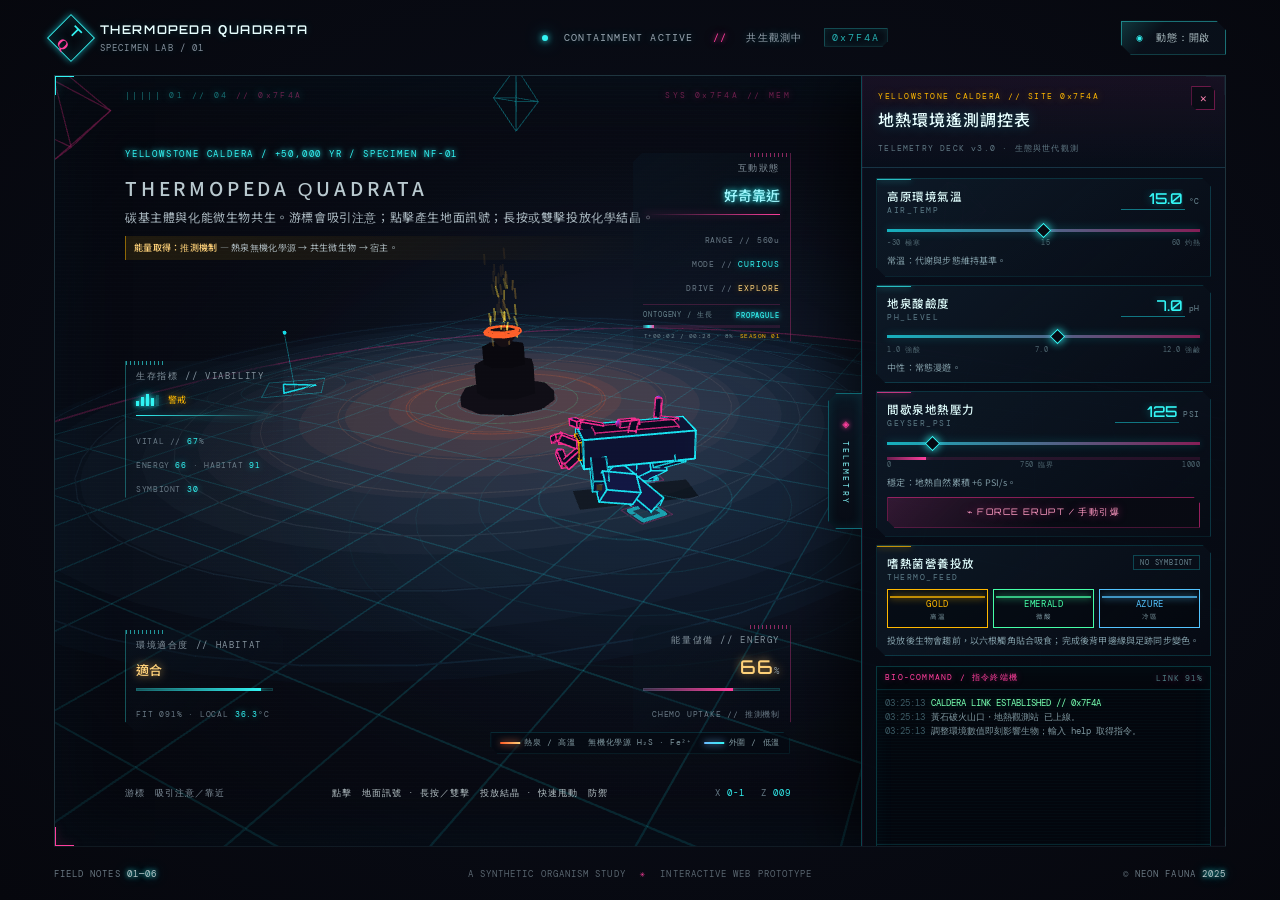
<file: index.html>
<!doctype html>
<html lang="zh-Hant">
<head>
  <meta charset="utf-8">
  <meta name="viewport" content="width=device-width, initial-scale=1">
  <meta name="theme-color" content="#070912">
  <title>THERMOPEDA QUADRATA — 生物生態觀測室</title>
  <!-- 即時自動跳轉至 M3 生物觀測室 -->
  <meta http-equiv="refresh" content="0; url=./m3-creature/">
  <script>
    window.location.replace("./m3-creature/");
  </script>
  <style>
    :root {
      --bg: #070912;
      --cyan: #33f5f4;
      --pink: #ff3f9d;
      --text: #c5d4db;
    }
    * {
      box-sizing: border-box;
      margin: 0;
      padding: 0;
    }
    body {
      background: radial-gradient(ellipse at center, #11182a 0%, #070912 100%);
      color: var(--text);
      font-family: -apple-system, BlinkMacSystemFont, "Segoe UI", Roboto, "Noto Sans TC", sans-serif;
      min-height: 100vh;
      display: flex;
      flex-direction: column;
      align-items: center;
      justify-content: center;
      text-align: center;
      padding: 24px;
    }
    .card {
      background: rgba(12, 17, 27, 0.85);
      border: 1px solid rgba(51, 245, 244, 0.35);
      box-shadow: 0 0 25px rgba(51, 245, 244, 0.15), inset 0 0 15px rgba(51, 245, 244, 0.05);
      padding: 40px 32px;
      border-radius: 8px;
      max-width: 520px;
      width: 100%;
    }
    .badge {
      display: inline-block;
      font-size: 11px;
      letter-spacing: 0.18em;
      color: var(--cyan);
      margin-bottom: 12px;
      text-transform: uppercase;
    }
    h1 {
      font-size: 24px;
      color: #eefbff;
      letter-spacing: 0.08em;
      margin-bottom: 12px;
      font-weight: 600;
    }
    p {
      font-size: 14px;
      line-height: 1.6;
      color: #8c9ea8;
      margin-bottom: 24px;
    }
    .spinner {
      width: 36px;
      height: 36px;
      border: 3px solid rgba(51, 245, 244, 0.2);
      border-top-color: var(--cyan);
      border-radius: 50%;
      animation: spin 1s linear infinite;
      margin: 0 auto 24px auto;
    }
    @keyframes spin {
      to { transform: rotate(360deg); }
    }
    .btn {
      display: inline-block;
      padding: 12px 28px;
      background: linear-gradient(135deg, rgba(51, 245, 244, 0.25), rgba(9, 16, 26, 0.9));
      border: 1px solid var(--cyan);
      color: #eefbff;
      text-decoration: none;
      font-size: 13px;
      letter-spacing: 0.12em;
      border-radius: 4px;
      transition: all 0.2s ease;
    }
    .btn:hover {
      background: rgba(51, 245, 244, 0.4);
      box-shadow: 0 0 15px rgba(51, 245, 244, 0.4);
      color: #fff;
    }
  </style>
</head>
<body>
  <div class="card">
    <span class="badge">Yellowstone Caldera // Specimen Lab</span>
    <div class="spinner"></div>
    <h1>THERMOPEDA QUADRATA</h1>
    <p>正在連線並載入五萬年後的破火山口生態觀測室...<br>若瀏覽器未自動跳轉，請點擊下方按鈕直接進入：</p>
    <a class="btn" href="./m3-creature/">進入生物觀測室 ➔</a>
  </div>
</body>
</html>
</file>
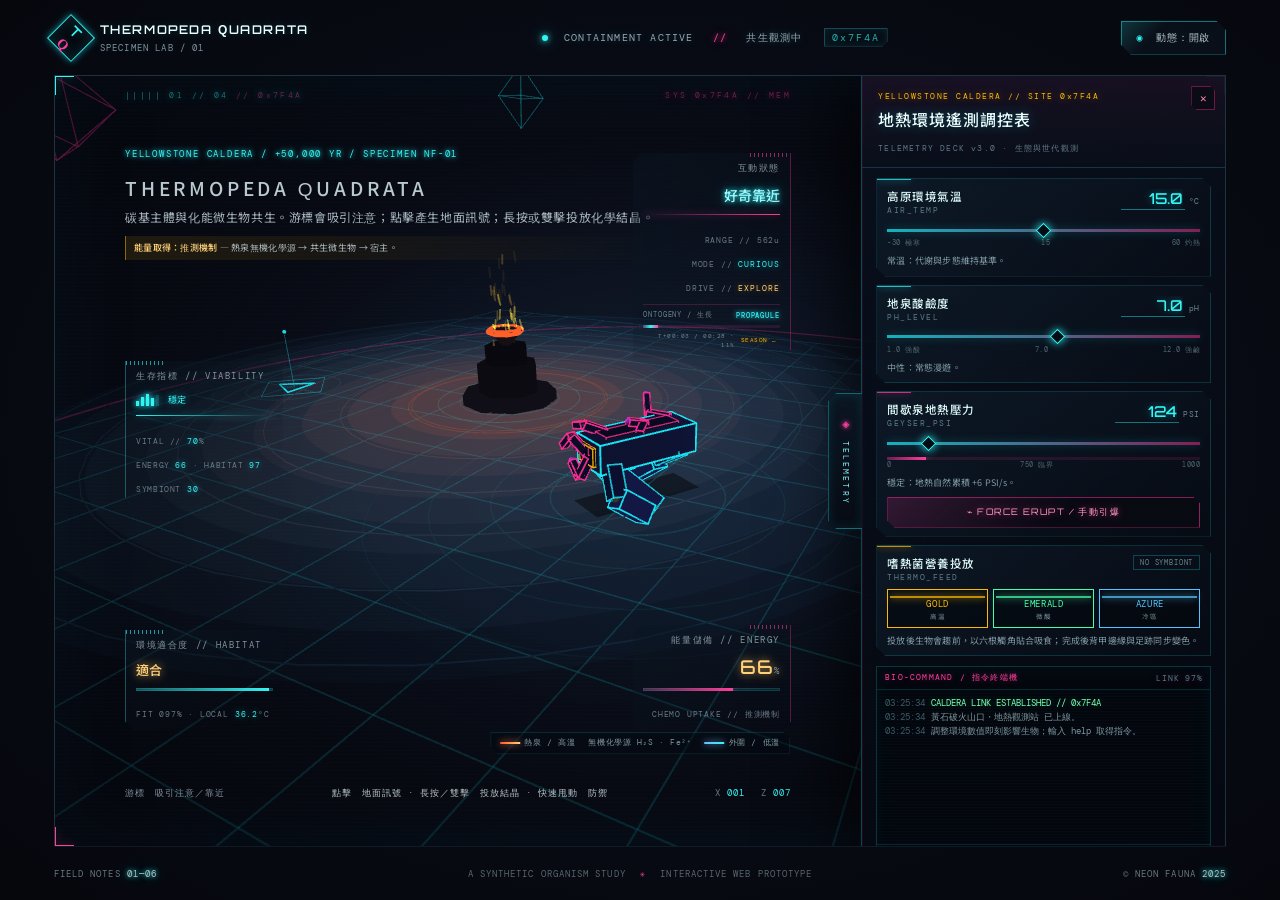
<file: m3-creature/index.html>
<!doctype html>
<html lang="zh-Hant">
<head>
  <meta charset="utf-8">
  <meta name="viewport" content="width=device-width, initial-scale=1">
  <meta name="theme-color" content="#070912">
  <title>THERMOPEDA QUADRATA 01</title>
  <link rel="stylesheet" href="style.css">
  <script src="vendor/p5.min.js"></script>
  <script defer src="audio.js"></script>
  <script defer src="ecology.js"></script>
  <script defer src="sketch.js"></script>
</head>
<body>
  <main class="shell">
    <header class="topbar">
      <a class="brand" href="#top" aria-label="THERMOPEDA QUADRATA 首頁"><span class="brand-mark">T<span>Q</span></span><span>THERMOPEDA QUADRATA<small>SPECIMEN LAB / 01</small></span></a>
      <div class="top-meta"><span class="live-dot"></span> CONTAINMENT ACTIVE <span class="meta-divider">//</span> 共生觀測中 <span class="hex-id">0x7F4A</span></div>
      <button id="motionToggle" class="motion-toggle" type="button" aria-pressed="false"><span>◉</span> 動態：開啟</button>
    </header>
    <section id="stage" class="stage" aria-label="可互動的賽博生物展示區">
      <div class="stage-vignette"></div><div class="scanlines"></div>
      <div class="scale-ticks" aria-hidden="true">||||| 01 // 04</div>
      <div class="scale-ticks scale-ticks-right" aria-hidden="true">SYS 0x7F4A // MEM</div>
      <div class="glitch-veil" aria-hidden="true"></div>
      <div class="stage-heading"><span class="eyebrow">YELLOWSTONE CALDERA / +50,000 YR / SPECIMEN NF-01</span><h1>THERMOPEDA QUADRATA</h1><p>碳基主體與化能微生物共生。游標會吸引注意；點擊產生地面訊號；長按或雙擊投放化學結晶。</p><div class="species-note"><b>能量取得：推測機制</b> — 熱泉無機化學源 → 共生微生物 → 宿主。</div></div>
      <div class="readout readout-left"><span class="readout-label">生存指標 // VIABILITY</span><strong><i class="signal-bars" id="vitalBars"><b></b><b></b><b></b><b></b><b></b></i><span id="vitalState" data-mode="ok">穩定</span></strong><span class="readout-line"></span><small>VITAL // <b id="vitalValue">60</b>%<br>ENERGY <b id="vitalEnergy">66</b> · HABITAT <b id="vitalHabitat">70</b><br>SYMBIONT <b id="vitalSym">30</b></small></div>
      <div class="readout readout-right"><span class="readout-label">互動狀態</span><strong id="state">觀察中</strong><span class="readout-line"></span><small>RANGE // <span id="dist">--</span><br>MODE // <b id="stateCode">WATCH</b><br>DRIVE // <b id="drive">EXPLORE</b></small><div id="growthHud" class="growth-hud growth-inline" aria-live="polite"><div class="growth-head"><span>ONTOGENY / 生長</span><b id="growthStage">PROPAGULE</b></div><div class="growth-track"><i id="growthBar"></i></div><small><span id="growthTime">T+00:01 / 00:28 · 5%</span><span id="seasonBadge">SEASON 01</span></small></div></div>
      <div class="readout readout-thermal"><span class="readout-label">環境適合度 // HABITAT</span><strong id="thermalState" data-mode="warm">適合</strong><span class="meter"><i id="thermalBar" style="width:70%"></i></span><small>FIT <span id="thermalVal">070</span>% · LOCAL <b id="thermalTemp">15.0</b>°C</small></div>
      <div class="readout readout-energy"><span class="readout-label">能量儲備 // ENERGY</span><strong><span id="energy">66</span><em>%</em></strong><span class="meter pink"><i id="energyBar" style="width:66%"></i></span><small>CHEMO UPTAKE // 推測機制</small></div>
      <div class="habitat-key" aria-hidden="true"><span><i class="hot"></i>熱泉 / 高溫</span><span>無機化學源 H₂S · Fe²⁺</span><span><i class="cold"></i>外圍 / 低溫</span></div>
      <div class="crosshair" aria-hidden="true"></div>
      <div class="stage-footer"><span>游標　吸引注意／靠近</span><span>點擊　地面訊號 · 長按／雙擊　投放結晶 · 快速甩動　防禦</span><span class="coord">X <b id="coordX">000</b>　 Z <b id="coordZ">000</b></span></div>

      <!-- ============ YELLOWSTONE CALDERA TELEMETRY DECK ============ -->
      <aside id="telemetryDeck" class="telemetry-deck" aria-label="黃石破火山口地熱環境遙測調控表">
        <button id="deckToggle" class="deck-handle" type="button" aria-expanded="false" aria-controls="deckScroll"><i>◈</i><span>TELEMETRY</span></button>
        <div id="deckScroll" class="deck-scroll">
          <header class="deck-head">
            <span class="deck-eyebrow">YELLOWSTONE CALDERA // SITE 0x7F4A</span>
            <h2>地熱環境遙測調控表</h2>
            <span class="deck-sub">TELEMETRY DECK v3.0 · 生態與世代觀測</span>
            <button id="deckClose" class="deck-close" type="button" aria-label="關閉遙測面板">✕</button>
          </header>

          <div class="env-table">
            <div class="env-row" id="rowAir">
              <div class="env-top">
                <div><span class="env-name">高原環境氣溫</span><span class="env-code">AIR_TEMP</span></div>
                <div class="env-value"><input id="airTempNumber" type="number" min="-30" max="60" step="0.5" value="15" inputmode="decimal" aria-label="環境氣溫數值"><span>°C</span></div>
              </div>
              <input id="airTempRange" type="range" min="-30" max="60" step="0.5" value="15" aria-label="環境氣溫滑桿">
              <div class="env-scale"><span>-30 極寒</span><span>15</span><span>60 灼熱</span></div>
              <p class="env-note" id="airTempNote" data-mode="ok">常溫：代謝與步態維持基準。</p>
            </div>

            <div class="env-row" id="rowPh">
              <div class="env-top">
                <div><span class="env-name">地泉酸鹼度</span><span class="env-code">PH_LEVEL</span></div>
                <div class="env-value"><input id="phNumber" type="number" min="1" max="12" step="0.1" value="7.0" inputmode="decimal" aria-label="酸鹼度數值"><span>pH</span></div>
              </div>
              <input id="phRange" type="range" min="1" max="12" step="0.1" value="7" aria-label="酸鹼度滑桿">
              <div class="env-scale"><span>1.0 強酸</span><span>7.0</span><span>12.0 強鹼</span></div>
              <p class="env-note" id="phNote" data-mode="ok">中性：常態漫遊。</p>
            </div>

            <div class="env-row" id="rowPsi">
              <div class="env-top">
                <div><span class="env-name">間歇泉地熱壓力</span><span class="env-code">GEYSER_PSI</span></div>
                <div class="env-value"><input id="psiNumber" type="number" min="0" max="1000" step="10" value="120" inputmode="numeric" aria-label="間歇泉壓力數值"><span>PSI</span></div>
              </div>
              <input id="psiRange" type="range" min="0" max="1000" step="10" value="120" aria-label="間歇泉壓力滑桿">
              <span class="env-meter"><i id="psiBar" style="width:12%" data-mode="normal"></i></span>
              <div class="env-scale"><span>0</span><span>750 臨界</span><span>1000</span></div>
              <p class="env-note" id="psiNote" data-mode="ok">穩定：地熱自然累積 +6 PSI/s。</p>
              <button id="eruptBtn" class="env-btn erupt" type="button">⌁ FORCE ERUPT / 手動引爆</button>
            </div>

            <div class="env-row" id="rowFeed">
              <div class="env-top">
                <div><span class="env-name">嗜熱菌營養投放</span><span class="env-code">THERMO_FEED</span></div>
                <span class="env-tag" id="feedTag" data-mode="none">NO SYMBIONT</span>
              </div>
              <div class="feed-grid">
                <button class="feed-btn" data-kind="GOLD" type="button"><i></i>GOLD<small>高溫</small></button>
                <button class="feed-btn" data-kind="EMERALD" type="button"><i></i>EMERALD<small>微酸</small></button>
                <button class="feed-btn" data-kind="AZURE" type="button"><i></i>AZURE<small>冷區</small></button>
              </div>
              <p class="env-note">投放後生物會趨前，以六根觸角貼合吸食；完成後背甲邊緣與足跡同步變色。</p>
            </div>
          </div>

          <section class="console" aria-label="生物指令終端機">
            <div class="console-head"><span>BIO-COMMAND / 指令終端機</span><span id="termStatus">LINK 98%</span></div>
            <div id="terminalLog" class="terminal-log" role="log" aria-live="polite" aria-label="終端機紀錄"></div>
            <form id="terminalForm" class="terminal-form" autocomplete="off">
              <span class="prompt">❯</span>
              <input id="terminalInput" type="text" placeholder="輸入指令… help" aria-label="輸入生物指令" spellcheck="false">
            </form>
            <div class="console-hints">erupt · blizzard · acid · feed gold/emerald/azure · sonar · scan · reset · help</div>
          </section>

          <div class="bio-grid" aria-label="生物生理摘要">
            <div class="bio-cell"><span>CORE TEMP / 局部熱梯度</span><b id="bioCore">15.0</b><em>°C</em><i id="bioCoreBar"></i></div>
            <div class="bio-cell"><span>ARMOR / 外甲硬度</span><b id="bioArmor">44</b><em>%</em><i id="bioArmorBar"></i></div>
            <div class="bio-cell"><span>ACID RES / 耐酸抗性</span><b id="bioAcid">16</b><em>%</em><i id="bioAcidBar"></i></div>
            <div class="bio-cell"><span>SYMBIONT / 共生整合度</span><b id="bioSym">30</b><em>%</em><i id="bioSymBar"></i></div>
          </div>
          <p class="metric-note">CORE TEMP 是熱源距離推得的局部溫度；ARMOR 與 ACID RES 是外甲狀態；SYMBIONT 是共生微生物整合度。數值皆為模擬估計。</p>

          <section class="specimen-panel panel-section" aria-label="個體檔案與生成紀錄">
            <header class="panel-head"><span>INDIVIDUAL FILE / 個體檔案</span><span id="specimenGeneration">GEN 01</span></header>
            <div class="specimen-id">
              <div><span>ID</span><b id="specimenId">--</b></div>
              <div><span>SEED</span><b id="specimenSeed">--</b></div>
              <div><span>PARENT</span><b id="specimenParent">FOUNDER</b></div>
            </div>
            <div class="trait-grid">
              <div><span>BODY</span><b id="traitBody">--</b></div>
              <div><span>LEG SCALE</span><b id="traitLegs">--</b></div>
              <div><span>ANTENNA</span><b id="traitAntenna">--</b></div>
              <div><span>SPEED</span><b id="traitSpeed">--</b></div>
              <div><span>TEMP RANGE</span><b id="traitTemp">--</b></div>
              <div><span>pH RANGE</span><b id="traitPh">--</b></div>
              <div><span>CHEM AFFINITY</span><b id="traitChem">--</b></div>
            </div>
            <div class="panel-actions"><button id="replayGrowthBtn" type="button">↺ REPLAY GROWTH</button><button id="reseedBtn" type="button">NEW SEED</button></div>
            <p id="lastChallenge" class="panel-note">CHALLENGE // 尚未進行熱梯度考驗</p>
            <p id="offlineReport" class="panel-note">OFFLINE // 尚無離線紀錄；關閉頁面後以時間差推算。</p>
          </section>

          <section class="selection-panel panel-section" aria-label="形態分支選擇實驗">
            <header class="panel-head"><span>SELECTION LAB / 形態分支</span><span>選擇實驗</span></header>
            <p class="panel-copy">這不是自然演化模擬。選擇會改變下一代的形態參數，並由下方的熱梯度考驗留下紀錄。</p>
            <div id="variantGrid" class="variant-grid">
              <button type="button" class="variant-btn is-active" data-variant="legs" aria-pressed="true"><b>LONG LEGS</b><small>腿長／速度</small></button>
              <button type="button" class="variant-btn" data-variant="hull" aria-pressed="false"><b>BROAD HULL</b><small>體寬／耐溫</small></button>
              <button type="button" class="variant-btn" data-variant="antennae" aria-pressed="false"><b>DENSE ANTENNA</b><small>感測／化能</small></button>
            </div>
            <p id="variantNote" class="panel-note">腿長 +7%、移動 +6%、耐熱上限 +2°C；身體略窄。適合快速穿越熱梯度。</p>
            <button id="trialBtn" class="trial-btn" type="button">▶ RUN THERMAL TRIAL / 熱梯度考驗</button>
            <p id="trialStatus" class="trial-status" data-mode="ready">READY // 20 秒內抵達熱泉化學源</p>
            <div id="generationLog" class="generation-log" aria-live="polite"></div>
          </section>

          <section class="research-notes panel-section" aria-label="研究註記">
            <header class="panel-head"><span>RESEARCH NOTES / 研究註記</span><span>READ / 01</span></header>
            <div class="note-grid">
              <article class="note-card science"><span class="note-kind">科學參考</span><p>黃石地熱區具有溫度、pH 與化學梯度；化能微生物可利用 H₂S、Fe²⁺ 等無機物取得能量。</p></article>
              <article class="note-card inference"><span class="note-kind">設計推論</span><p>大型碳基宿主可能以觸角感測熱與化學梯度，並利用共生微生物的代謝產物作為能量來源。</p></article>
              <article class="note-card fiction"><span class="note-kind">虛構設定</span><p>五萬年後，THERMOPEDA QUADRATA 以長方體甲殼與六根觸角適應熱泉邊緣；能量取得仍是作品假說。</p></article>
            </div>
            <div class="symbiosis-chain"><span>熱泉無機化學源</span><i>→</i><span>共生微生物</span><i>→</i><span>宿主（推測）</span></div>
          </section>
        </div>
      </aside>
      <div class="corner corner-tl"></div><div class="corner corner-tr"></div><div class="corner corner-bl"></div><div class="corner corner-br"></div>
    </section>
    <footer class="bottom-bar"><span>FIELD NOTES <b>01—06</b></span><span class="bottom-center">A SYNTHETIC ORGANISM STUDY <i>✳</i> INTERACTIVE WEB PROTOTYPE</span><span>© NEON FAUNA <b>2025</b></span></footer>
  </main>
</body>
</html>
</file>
<file: m3-creature/style.css>
/* Local fonts: same families/weights as before, self-hosted for offline/stable loading. */
@font-face{font-family:'DM Mono';font-style:normal;font-weight:400;font-display:swap;src:url('fonts/dm-mono-400.woff2') format('woff2')}
@font-face{font-family:'DM Mono';font-style:normal;font-weight:500;font-display:swap;src:url('fonts/dm-mono-500.woff2') format('woff2')}
@font-face{font-family:'Noto Sans TC';font-style:normal;font-weight:400;font-display:swap;src:url('fonts/noto-sans-tc-400.woff2') format('woff2')}
@font-face{font-family:'Noto Sans TC';font-style:normal;font-weight:500;font-display:swap;src:url('fonts/noto-sans-tc-500.woff2') format('woff2')}
@font-face{font-family:'Noto Sans TC';font-style:normal;font-weight:700;font-display:swap;src:url('fonts/noto-sans-tc-700.woff2') format('woff2')}
@font-face{font-family:'Orbitron';font-style:normal;font-weight:400;font-display:swap;src:url('fonts/orbitron-400.woff2') format('woff2')}
@font-face{font-family:'Orbitron';font-style:normal;font-weight:500;font-display:swap;src:url('fonts/orbitron-500.woff2') format('woff2')}
@font-face{font-family:'Orbitron';font-style:normal;font-weight:600;font-display:swap;src:url('fonts/orbitron-600.woff2') format('woff2')}
@font-face{font-family:'Orbitron';font-style:normal;font-weight:700;font-display:swap;src:url('fonts/orbitron-700.woff2') format('woff2')}
:root{color-scheme:dark;--ink:#080a12;--cyan:#33f5f4;--pink:#ff3f9d;--muted:#87909e;--line:rgba(123,221,232,.2)}
*{box-sizing:border-box}html,body{width:100%;height:100%;margin:0;overflow:hidden;background:var(--ink);color:#e7f7f7;font-family:'Noto Sans TC',sans-serif}.shell{height:100%;min-height:440px;padding:0 4.2vw;display:flex;flex-direction:column;background:radial-gradient(ellipse at 52% 48%,#11182a 0,#090c16 42%,#06070d 100%)}.topbar,.bottom-bar{height:76px;flex:none;display:flex;align-items:center;justify-content:space-between;font:10px 'DM Mono',monospace;letter-spacing:.12em}.topbar{border-bottom:1px solid var(--line)}.brand{display:flex;align-items:center;gap:12px;color:#e8ffff;text-decoration:none;font:600 12px Orbitron,sans-serif;letter-spacing:.13em}.brand small{display:block;margin-top:5px;color:#84909c;font:9px 'DM Mono',monospace;letter-spacing:.13em}.brand-mark{width:34px;height:34px;display:grid;place-items:center;border:1px solid var(--cyan);color:var(--cyan);font:600 14px Orbitron;transform:rotate(45deg)}.brand-mark span{margin-left:-1px;color:var(--pink)}.top-meta{color:#98a5b0}.live-dot{display:inline-block;width:6px;height:6px;margin-right:9px;border-radius:50%;background:var(--cyan);box-shadow:0 0 10px var(--cyan)}.meta-divider{padding:0 12px;color:var(--pink)}.motion-toggle{border:1px solid var(--line);background:#0c111b;color:#b6c8cc;padding:9px 13px;font:10px 'DM Mono',monospace;letter-spacing:.08em;cursor:pointer}.motion-toggle span{color:var(--cyan);margin-right:6px}.stage{position:relative;flex:1;min-height:0;overflow:hidden;border-left:1px solid var(--line);border-right:1px solid var(--line);background:radial-gradient(ellipse at 50% 52%,rgba(16,37,52,.26),transparent 57%)}#stage canvas{position:absolute;inset:0;display:block;width:100%;height:100%;z-index:0}.stage-vignette,.scanlines{position:absolute;inset:0;pointer-events:none;z-index:1}.stage-vignette{background:radial-gradient(ellipse at center,transparent 35%,rgba(4,6,12,.48) 100%)}.scanlines{opacity:.13;background:repeating-linear-gradient(0deg,transparent 0 3px,rgba(178,239,245,.12) 4px)}.stage-heading{position:absolute;left:6%;top:8%;z-index:2;pointer-events:none}.eyebrow,.readout-label,.readout small,.stage-footer,.bottom-bar{font-family:'DM Mono',monospace}.eyebrow{font-size:9px;letter-spacing:.2em;color:var(--cyan)}h1{margin:12px 0 7px;font-size:clamp(23px,3vw,39px);font-weight:500;letter-spacing:.12em}h1 span{color:var(--pink)}.stage-heading p{margin:0;color:#a6b4bc;font-size:12px;letter-spacing:.05em}.readout{position:absolute;z-index:2;top:10%;width:130px;pointer-events:none}.readout-left{left:6%}.readout-right{right:6%;text-align:right}.readout-label{display:block;color:#84939d;font-size:9px;letter-spacing:.18em}.readout strong{display:flex;align-items:center;gap:9px;margin-top:10px;color:#dffafa;font:500 14px 'Noto Sans TC'}.readout-right strong{display:block;color:var(--cyan)}.readout-line{height:1px;display:block;margin:9px 0;background:linear-gradient(90deg,var(--cyan),transparent)}.readout-right .readout-line{background:linear-gradient(270deg,var(--pink),transparent)}.readout small{color:#697985;font-size:8px;letter-spacing:.1em}.signal-bars{height:13px;display:flex;align-items:end;gap:2px}.signal-bars b{width:3px;background:var(--cyan);box-shadow:0 0 5px #33f5f4}.signal-bars b:nth-child(1){height:5px}.signal-bars b:nth-child(2){height:9px}.signal-bars b:nth-child(3){height:12px}.signal-bars b:nth-child(4){height:8px}.signal-bars b:nth-child(5){height:11px}.stage-footer{position:absolute;left:6%;right:6%;bottom:6%;z-index:2;display:flex;justify-content:space-between;color:#81909b;font-size:9px;letter-spacing:.11em;pointer-events:none}.stage-footer span:nth-child(2){color:#b8c5c8}.coord{color:#667985}.coord b{color:var(--cyan);font-weight:400}.corner{position:absolute;z-index:2;width:19px;height:19px;pointer-events:none}.corner-tl{left:0;top:0;border-left:1px solid var(--cyan);border-top:1px solid var(--cyan)}.corner-tr{right:0;top:0;border-right:1px solid var(--cyan);border-top:1px solid var(--cyan)}.corner-bl{left:0;bottom:0;border-left:1px solid var(--pink);border-bottom:1px solid var(--pink)}.corner-br{right:0;bottom:0;border-right:1px solid var(--pink);border-bottom:1px solid var(--pink)}.crosshair{display:none}.bottom-bar{height:54px;color:#687680;font-size:9px}.bottom-bar b{color:#b6c5c8;font-weight:400}.bottom-center{color:#59656f}.bottom-center i{padding:0 8px;color:var(--pink);font-style:normal}@media(max-width:700px){.shell{padding:0 14px}.topbar{height:62px}.top-meta{display:none}.brand{font-size:10px}.brand-mark{width:29px;height:29px}.stage-heading{top:7%;left:6%}.stage-heading p{max-width:220px;font-size:11px}.readout{top:auto;bottom:17%;width:100px}.readout-left{left:6%}.readout-right{right:6%}.stage-footer{bottom:5%;font-size:8px}.stage-footer span:nth-child(2){display:none}.bottom-center{display:none}.bottom-bar{height:44px}}

/* ============================================================
   CINEMATIC OBSERVATION POD — neon bloom / chamfer / glitch
   ============================================================ */
:root{
  --glow-cyan:0 0 5px var(--cyan),0 0 15px rgba(25,242,255,.45);
  --glow-pink:0 0 5px var(--pink),0 0 18px rgba(255,63,157,.42);
  --glow-red:0 0 6px #ff5b6e,0 0 20px rgba(255,60,80,.55);
  --glow-amber:0 0 6px #ffb24d,0 0 20px rgba(255,120,40,.5);
  --chamfer:polygon(0 0,calc(100% - 10px) 0,100% 10px,100% 100%,10px 100%,0 calc(100% - 10px));
}

/* --- 1. neon bloom & breathe --- */
.brand{text-shadow:0 0 10px rgba(51,245,244,.2)}
.brand-mark{box-shadow:0 0 7px rgba(25,242,255,.55),inset 0 0 14px rgba(25,242,255,.14)}
.eyebrow{text-shadow:var(--glow-cyan)}
h1{text-shadow:0 0 8px rgba(51,245,244,.2),0 0 28px rgba(51,245,244,.14)}
.live-dot{box-shadow:0 0 6px var(--cyan),0 0 16px rgba(25,242,255,.7);animation:breathe 3.8s ease-in-out infinite}
.top-meta{text-shadow:0 0 9px rgba(51,245,244,.28)}
.meta-divider{text-shadow:var(--glow-pink)}
.signal-bars b{box-shadow:0 0 5px var(--cyan),0 0 11px rgba(25,242,255,.55);animation:barPulse 2.6s ease-in-out infinite}
.signal-bars b:nth-child(2){animation-delay:.35s}
.signal-bars b:nth-child(3){animation-delay:.7s}
.signal-bars b:nth-child(4){animation-delay:1.05s}
.signal-bars b:nth-child(5){animation-delay:1.4s}
.readout-line{box-shadow:0 0 7px rgba(51,245,244,.55)}
.readout-right .readout-line{box-shadow:0 0 7px rgba(255,63,157,.5)}
.readout-left strong{text-shadow:0 0 10px rgba(51,245,244,.25)}
.readout-right strong{text-shadow:var(--glow-cyan);transition:color .25s,text-shadow .25s}
.corner{filter:drop-shadow(0 0 5px rgba(51,245,244,.6))}
.corner-bl,.corner-br{filter:drop-shadow(0 0 5px rgba(255,63,157,.55))}
.stage{box-shadow:inset 0 0 70px rgba(8,40,60,.35)}

/* --- 2. chamfered military-grade panels & scale ticks --- */
.hex-id{
  margin-left:14px;padding:2px 7px;
  color:rgba(51,245,244,.7);
  border:1px solid rgba(51,245,244,.28);
  letter-spacing:.2em;
  clip-path:polygon(0 0,100% 0,100% calc(100% - 5px),calc(100% - 5px) 100%,0 100%);
  box-shadow:inset 0 0 8px rgba(51,245,244,.12);
}
.motion-toggle{
  position:relative;border:0;padding:10px 16px;
  background:linear-gradient(135deg,rgba(51,245,244,.2),rgba(9,16,26,.94) 34%);
  clip-path:var(--chamfer);
  box-shadow:inset 0 0 0 1px rgba(51,245,244,.42),0 0 14px rgba(51,245,244,.16);
  transition:box-shadow .2s,filter .2s;
}
.motion-toggle:hover{filter:brightness(1.18);box-shadow:inset 0 0 0 1px rgba(51,245,244,.75),0 0 20px rgba(51,245,244,.3)}
.motion-toggle:focus-visible{outline:2px solid var(--cyan);outline-offset:3px}
.readout{
  width:158px;padding:9px 10px;
  background:linear-gradient(145deg,rgba(10,22,34,.55),rgba(8,10,18,.05) 76%,transparent);
  border-left:1px solid rgba(51,245,244,.32);
  clip-path:polygon(0 0,calc(100% - 9px) 0,100% 9px,100% 100%,9px 100%,0 calc(100% - 9px));
}
.readout-right,.readout-energy{
  text-align:right;border-left:0;border-right:1px solid rgba(255,63,157,.32);
  clip-path:polygon(9px 0,100% 0,100% calc(100% - 9px),calc(100% - 9px) 100%,0 100%,0 9px);
}
.readout::before{
  content:"";position:absolute;top:0;left:0;width:40px;height:4px;
  background:repeating-linear-gradient(90deg,rgba(51,245,244,.7) 0 1px,transparent 1px 4px);
  opacity:.85;
}
.readout-right::before,.readout-energy::before{
  left:auto;right:0;
  background:repeating-linear-gradient(90deg,rgba(255,63,157,.65) 0 1px,transparent 1px 4px);
}
.scale-ticks{
  position:absolute;z-index:2;top:14px;left:6%;
  color:rgba(51,245,244,.42);
  font:8px 'DM Mono',monospace;letter-spacing:.3em;
  pointer-events:none;text-shadow:0 0 8px rgba(51,245,244,.45);
}
.scale-ticks::after{content:" // 0x7F4A";color:rgba(255,63,157,.4)}
.scale-ticks-right{left:auto;right:6%;color:rgba(255,63,157,.4);text-shadow:0 0 8px rgba(255,63,157,.4)}
.scale-ticks-right::after{content:""}
.bottom-bar{border-top:1px solid rgba(123,221,232,.08)}
.bottom-bar span:first-child b,.bottom-bar span:last-child b{text-shadow:var(--glow-cyan)}

/* --- thermal / energy instrumentation --- */
.readout-thermal{top:auto;bottom:15%;left:6%}
.readout-energy{top:auto;bottom:15%;right:6%}
.readout-thermal strong,.readout-energy strong{
  display:block;margin-top:8px;font:500 13px 'Noto Sans TC',sans-serif;
  color:#ffd27a;text-shadow:0 0 10px rgba(255,190,90,.75);
}
.readout-energy strong span{font:500 19px 'Orbitron',sans-serif;letter-spacing:.05em}
.readout-energy strong em{font:9px 'DM Mono',monospace;font-style:normal;color:#84939d;letter-spacing:.15em}
#thermalState[data-mode="cold"]{color:#6db9ff;text-shadow:0 0 8px rgba(80,160,255,.75)}
#thermalState[data-mode="hot"]{color:#ff7a4d;text-shadow:0 0 6px #ff7a4d,0 0 22px rgba(255,80,40,.65);animation:warnBlink .4s steps(2) infinite}
#thermalState[data-mode="warm"]{color:#ffd27a}
.meter{display:block;height:3px;margin:9px 0 7px;background:rgba(51,245,244,.1);box-shadow:inset 0 0 0 1px rgba(51,245,244,.12);overflow:hidden}
.meter i{display:block;height:100%;width:50%;background:linear-gradient(90deg,rgba(51,245,244,.2),var(--cyan));box-shadow:0 0 9px var(--cyan);transition:width .45s ease}
.meter.pink i{background:linear-gradient(90deg,rgba(255,63,157,.2),var(--pink));box-shadow:0 0 9px var(--pink)}
#thermalBar[data-mode="cold"]{background:linear-gradient(90deg,rgba(80,150,255,.2),#6db9ff);box-shadow:0 0 9px #6db9ff}
#thermalBar[data-mode="hot"]{background:linear-gradient(90deg,rgba(255,90,40,.2),#ff7a4d);box-shadow:0 0 9px #ff7a4d}

/* --- interaction state colours --- */
#state{transition:color .25s,text-shadow .25s}
#state[data-mode="curious"]{color:#9ff8ff}
#state[data-mode="feeding"]{color:#7dffb0;text-shadow:0 0 7px rgba(80,255,170,.8),0 0 20px rgba(80,255,170,.35)}
#state[data-mode="satisfied"]{color:#fff;text-shadow:0 0 6px #fff,0 0 20px rgba(51,245,244,.95),0 0 38px rgba(51,245,244,.5)}
#state[data-mode="defensive"]{color:#ff5b6e;text-shadow:var(--glow-red)}
#state[data-mode="dormant"]{color:#7e93b8;text-shadow:0 0 14px rgba(70,110,255,.55)}
#state[data-mode="overheat"]{color:#ff9a3d;text-shadow:var(--glow-amber);animation:warnBlink .35s steps(2) infinite}
#state[data-mode="warming"]{color:#ffd27a;text-shadow:0 0 10px rgba(255,190,90,.8)}
#state[data-mode="startled"]{color:var(--pink);text-shadow:var(--glow-pink)}

/* --- 3. micro-glitch when the specimen is startled --- */
.glitch-veil{
  position:absolute;inset:0;z-index:4;pointer-events:none;opacity:0;mix-blend-mode:screen;
  background:
    repeating-linear-gradient(0deg,rgba(255,63,157,.22) 0 1px,transparent 1px 5px),
    linear-gradient(90deg,rgba(0,255,255,.1),transparent 38%,rgba(255,0,90,.1));
}
.stage.glitch{animation:stageJolt .24s steps(2)}
.stage.glitch .glitch-veil{animation:glitchVeil .24s steps(3)}
.stage.glitch .stage-heading,.stage.glitch .readout,.stage.glitch .stage-footer,.stage.glitch .scale-ticks{animation:hudGlitch .2s steps(2)}
.stage.glitch .scanlines{opacity:.55;animation:scanFlash .22s steps(2)}
.stage.glitch h1{text-shadow:2px 0 rgba(255,63,157,.85),-2px 0 rgba(51,245,244,.85),0 0 22px rgba(255,255,255,.35)}

@keyframes breathe{0%,100%{opacity:.55;transform:scale(.82)}50%{opacity:1;transform:scale(1.12)}}
@keyframes barPulse{0%,100%{opacity:.55;filter:brightness(.85)}50%{opacity:1;filter:brightness(1.35)}}
@keyframes warnBlink{50%{opacity:.5}}
@keyframes stageJolt{0%,100%{transform:translate(0,0)}25%{transform:translate(-1px,1px)}50%{transform:translate(2px,-1px)}75%{transform:translate(-2px,0)}}
@keyframes hudGlitch{0%,100%{transform:translate(0);opacity:1}20%{transform:translate(-2px,1px);opacity:.6}40%{transform:translate(2px,-1px);opacity:.92}60%{transform:translate(-1px,0);opacity:.5}80%{transform:translate(1px,1px);opacity:1}}
@keyframes glitchVeil{0%{opacity:0}18%{opacity:.85}42%{opacity:.12}68%{opacity:.65}100%{opacity:0}}
@keyframes scanFlash{0%{opacity:.5;transform:translateY(-2px)}100%{opacity:.13;transform:translateY(0)}}

body.reduce-motion .live-dot,
body.reduce-motion .signal-bars b,
body.reduce-motion #state,
body.reduce-motion #thermalState{animation:none!important}
body.reduce-motion .stage,
body.reduce-motion .stage *{animation:none!important}

@media (prefers-reduced-motion:reduce){
  .live-dot,.signal-bars b,#state,#thermalState{animation:none!important}
  .stage,.stage *{animation:none!important}
}

@media(max-width:700px){
  .readout{width:112px;top:auto;bottom:17%;padding:7px 8px}
  .readout-left{left:6%}
  .readout-right{right:6%}
  .readout-thermal,.readout-energy{display:none}
  .scale-ticks,.hex-id{display:none}
  .motion-toggle{padding:8px 11px}
  .stage-footer span:nth-child(1){max-width:150px;display:inline-block;line-height:1.5}
}

@media(min-width:701px){.readout-left{top:37%}}

@media(max-width:700px){.readout{top:auto;bottom:21%}.stage-footer{bottom:4.5%}}

.readout small b{color:var(--cyan);font-weight:400;letter-spacing:.12em;text-shadow:0 0 7px rgba(51,245,244,.6)}
.readout-right small{line-height:1.75}

/* ============================================================
   YELLOWSTONE CALDERA TELEMETRY DECK
   ============================================================ */
.telemetry-deck{
  position:absolute;z-index:6;top:0;right:0;bottom:0;width:364px;max-width:calc(100% - 8px);
  display:flex;flex-direction:column;
  background:linear-gradient(165deg,rgba(9,16,28,.94),rgba(5,8,16,.975));
  border-left:1px solid rgba(25,242,255,.26);
  box-shadow:-22px 0 60px rgba(0,0,0,.6),inset 1px 0 0 rgba(255,46,147,.08);
  font-family:'DM Mono',monospace;
  transform:translateX(calc(100% - 4px));
  transition:transform .42s cubic-bezier(.22,.9,.24,1);
}
.telemetry-deck.is-open{transform:translateX(0)}
.deck-handle{
  position:absolute;z-index:2;left:-34px;top:calc(50% - 68px);width:34px;height:136px;
  display:flex;align-items:center;justify-content:center;gap:8px;
  writing-mode:vertical-rl;text-orientation:mixed;
  border:1px solid rgba(25,242,255,.4);border-right:0;background:linear-gradient(180deg,#0a1622,#070b14);
  color:#7feff2;font:8px 'DM Mono',monospace;letter-spacing:.26em;cursor:pointer;
  clip-path:polygon(8px 0,100% 0,100% 100%,8px 100%,0 calc(100% - 8px),0 8px);
  box-shadow:-6px 0 18px rgba(0,0,0,.5),inset 0 0 12px rgba(25,242,255,.1);
}
.deck-handle i{font-size:12px;color:var(--pink);font-style:normal;text-shadow:var(--glow-pink)}
.deck-handle:hover{color:#fff;box-shadow:-6px 0 22px rgba(25,242,255,.3),inset 0 0 16px rgba(25,242,255,.22)}
.deck-handle:focus-visible{outline:2px solid var(--cyan);outline-offset:2px}
.deck-scroll{flex:1;min-height:0;overflow-y:auto;overscroll-behavior:contain;scrollbar-width:thin;scrollbar-color:rgba(25,242,255,.4) transparent}
.deck-scroll::-webkit-scrollbar{width:5px}
.deck-scroll::-webkit-scrollbar-thumb{background:rgba(25,242,255,.35)}
.deck-head{position:relative;padding:16px 16px 11px;border-bottom:1px solid rgba(25,242,255,.16);background:linear-gradient(180deg,rgba(255,46,147,.06),transparent)}
.deck-close{position:absolute;top:10px;right:10px;width:24px;height:24px;display:grid;place-items:center;border:1px solid rgba(255,46,147,.4);background:rgba(8,10,18,.7);color:#ff86b4;font:11px 'DM Mono',monospace;cursor:pointer;clip-path:polygon(0 0,calc(100% - 5px) 0,100% 5px,100% 100%,5px 100%,0 calc(100% - 5px))}
.deck-close:hover{color:#fff;border-color:var(--pink);box-shadow:0 0 12px rgba(255,46,147,.4)}
.deck-close:focus-visible{outline:2px solid var(--pink);outline-offset:2px}
.deck-eyebrow{display:block;color:var(--amber,#ffb800);font-size:7.5px;letter-spacing:.2em;text-shadow:0 0 9px rgba(255,184,0,.45)}
.deck-head h2{margin:6px 0 4px;font:500 16px 'Noto Sans TC',sans-serif;letter-spacing:.06em;color:#e8ffff;text-shadow:0 0 14px rgba(25,242,255,.28)}
.deck-sub{color:#617985;font-size:7.5px;letter-spacing:.16em}
.env-table{padding:10px 14px 0;display:flex;flex-direction:column;gap:8px}
.env-row{
  position:relative;padding:9px 10px 8px;
  background:linear-gradient(140deg,rgba(18,36,52,.5),rgba(7,11,20,.28));
  border:1px solid rgba(25,242,255,.15);
  clip-path:polygon(0 0,calc(100% - 9px) 0,100% 9px,100% 100%,9px 100%,0 calc(100% - 9px));
}
.env-row::before{content:"";position:absolute;left:0;top:0;width:34px;height:1px;background:var(--cyan);opacity:.75;box-shadow:0 0 7px var(--cyan)}
#rowPsi::before{background:var(--pink);box-shadow:0 0 7px var(--pink)}
#rowFeed::before{background:#ffb800;box-shadow:0 0 7px #ffb800}
.env-top{display:flex;align-items:flex-start;justify-content:space-between;gap:10px}
.env-name{display:block;font:500 11.5px 'Noto Sans TC',sans-serif;letter-spacing:.04em;color:#d9f6f6}
.env-code{display:block;margin-top:2px;font-size:7.5px;letter-spacing:.2em;color:#5d7c88}
.env-value{display:flex;align-items:baseline;gap:4px;flex:none}
.env-value input[type=number]{
  width:64px;padding:1px 2px;background:transparent;border:0;border-bottom:1px solid rgba(25,242,255,.45);
  color:var(--cyan);font:500 15px 'Orbitron',sans-serif;text-align:right;outline:0;
  text-shadow:0 0 10px rgba(25,242,255,.45);appearance:textfield;
}
.env-value input[type=number]:focus{border-bottom-color:var(--pink);color:#fff;text-shadow:0 0 12px rgba(255,46,147,.7)}
.env-value input::-webkit-outer-spin-button,.env-value input::-webkit-inner-spin-button{-webkit-appearance:none;margin:0}
.env-value span{color:#6b8792;font-size:8px;letter-spacing:.1em}
.env-tag{padding:2px 6px;border:1px solid rgba(25,242,255,.24);color:#6b8792;font-size:7px;letter-spacing:.12em}
.env-tag[data-mode=GOLD]{color:#ffb800;border-color:rgba(255,184,0,.5)}
.env-tag[data-mode=EMERALD]{color:#46ffa8;border-color:rgba(70,255,168,.5)}
.env-tag[data-mode=AZURE]{color:#54c4ff;border-color:rgba(84,196,255,.5)}
input[type=range]{
  display:block;width:100%;height:16px;margin:7px 0 0;background:transparent;cursor:pointer;
  appearance:none;-webkit-appearance:none;
}
input[type=range]::-webkit-slider-runnable-track{height:3px;border-radius:0;background:linear-gradient(90deg,rgba(25,242,255,.7),rgba(255,46,147,.5));box-shadow:0 0 8px rgba(25,242,255,.25)}
input[type=range]::-webkit-slider-thumb{-webkit-appearance:none;width:11px;height:11px;margin-top:-4px;background:#060a12;border:1px solid var(--cyan);box-shadow:0 0 9px var(--cyan);transform:rotate(45deg)}
input[type=range]::-moz-range-track{height:3px;background:linear-gradient(90deg,rgba(25,242,255,.7),rgba(255,46,147,.5))}
input[type=range]::-moz-range-thumb{width:10px;height:10px;border-radius:0;background:#060a12;border:1px solid var(--cyan);box-shadow:0 0 9px var(--cyan);transform:rotate(45deg)}
input[type=range]:focus-visible{outline:1px dashed var(--pink);outline-offset:4px}
.env-scale{display:flex;justify-content:space-between;margin-top:1px;color:#4f6771;font-size:6.5px;letter-spacing:.08em}
.env-note{margin:6px 0 0;font:9px/1.5 'Noto Sans TC',sans-serif;letter-spacing:.02em;color:#7e99a3;min-height:13px}
.env-note[data-mode=cold]{color:#7fd0ff;text-shadow:0 0 8px rgba(80,170,255,.35)}
.env-note[data-mode=warn]{color:#ffb800}
.env-note[data-mode=danger]{color:#ff6b7d;text-shadow:0 0 8px rgba(255,70,90,.35)}
.env-meter{display:block;height:3px;margin-top:6px;background:rgba(255,46,147,.12);overflow:hidden}
.env-meter i{display:block;height:100%;background:linear-gradient(90deg,rgba(255,46,147,.3),var(--pink));box-shadow:0 0 8px var(--pink);transition:width .18s linear}
.env-meter i[data-mode=high]{background:linear-gradient(90deg,rgba(255,184,0,.3),#ffb800);box-shadow:0 0 9px #ffb800}
.env-meter i[data-mode=critical]{background:linear-gradient(90deg,#ffb800,#ff3550);box-shadow:0 0 12px #ff3550;animation:warnBlink .32s steps(2) infinite}
.env-btn{
  width:100%;margin-top:7px;padding:8px 6px;cursor:pointer;
  border:1px solid rgba(255,46,147,.5);
  background:linear-gradient(135deg,rgba(255,46,147,.16),rgba(8,10,18,.9) 55%);
  color:#ff9cc4;font:9px 'Orbitron',sans-serif;letter-spacing:.16em;
  clip-path:polygon(0 0,calc(100% - 7px) 0,100% 7px,100% 100%,7px 100%,0 calc(100% - 7px));
  text-shadow:0 0 8px rgba(255,46,147,.6);
  transition:filter .18s,box-shadow .18s;
}
.env-btn:hover{filter:brightness(1.3);box-shadow:inset 0 0 16px rgba(255,46,147,.25),0 0 14px rgba(255,46,147,.2)}
.env-btn:focus-visible{outline:2px solid var(--pink);outline-offset:2px}
.feed-grid{display:grid;grid-template-columns:repeat(3,1fr);gap:5px;margin-top:7px}
.feed-btn{
  display:flex;flex-direction:column;align-items:center;gap:1px;padding:6px 2px;cursor:pointer;
  border:1px solid currentColor;background:rgba(2,6,12,.55);
  font:8.5px 'DM Mono',monospace;letter-spacing:.08em;color:#8fb4bd;
  transition:background .18s,box-shadow .18s,filter .18s;
}
.feed-btn[data-kind=GOLD]{color:#ffb800}
.feed-btn[data-kind=EMERALD]{color:#46ffa8}
.feed-btn[data-kind=AZURE]{color:#54c4ff}
.feed-btn i{width:100%;height:2px;background:currentColor;box-shadow:0 0 7px currentColor;opacity:.75}
.feed-btn small{font:6.5px 'Noto Sans TC',sans-serif;color:#748e97;letter-spacing:.08em}
.feed-btn:hover{filter:brightness(1.3);background:rgba(25,242,255,.08);box-shadow:0 0 12px rgba(25,242,255,.18)}
.feed-btn:active{transform:translateY(1px)}
.feed-btn:focus-visible{outline:2px solid currentColor;outline-offset:2px}
.console{margin:10px 14px 0;border:1px solid rgba(25,242,255,.2);background:rgba(3,7,12,.84);box-shadow:inset 0 0 22px rgba(25,242,255,.04)}
.console-head{display:flex;align-items:center;justify-content:space-between;gap:8px;padding:6px 8px;border-bottom:1px solid rgba(25,242,255,.14);color:var(--pink);font-size:7.5px;letter-spacing:.16em;text-shadow:0 0 7px rgba(255,46,147,.4)}
#termStatus{color:#4e7d82;letter-spacing:.1em}
.terminal-log{height:154px;overflow-y:auto;padding:7px 8px;font:8.5px/1.65 'DM Mono',monospace;color:#9fc6c9;scrollbar-width:thin;scrollbar-color:rgba(25,242,255,.35) transparent;background:repeating-linear-gradient(0deg,rgba(25,242,255,.018) 0 1px,transparent 1px 3px)}
.terminal-log::-webkit-scrollbar{width:4px}
.terminal-log::-webkit-scrollbar-thumb{background:rgba(25,242,255,.3)}
.term-line{display:flex;gap:6px;white-space:pre-wrap;word-break:break-word}
.term-time{flex:none;color:#3c5b65}
.term-line.input .term-text{color:var(--cyan)}
.term-line.sys .term-text{color:#7e969e}
.term-line.ok .term-text{color:#78ffb1;text-shadow:0 0 6px rgba(90,255,170,.25)}
.term-line.warn .term-text{color:#ffb800}
.term-line.err .term-text{color:#ff6b7d}
.term-line.scan .term-text{color:#8fe9ff}
.terminal-form{display:flex;align-items:center;gap:7px;padding:7px 8px;border-top:1px solid rgba(25,242,255,.14)}
.terminal-form .prompt{color:var(--pink);font-size:11px;text-shadow:var(--glow-pink)}
#terminalInput{flex:1;min-width:0;background:transparent;border:0;outline:0;color:#e8ffff;font:9.5px 'DM Mono',monospace;letter-spacing:.04em;caret-color:var(--cyan)}
#terminalInput::placeholder{color:#45616b}
.console-hints{padding:0 8px 7px;color:#4f6a73;font-size:6.5px;line-height:1.7;letter-spacing:.02em}
.bio-grid{display:grid;grid-template-columns:1fr 1fr;gap:5px;padding:10px 14px 16px}
.bio-cell{position:relative;padding:6px 7px;border:1px solid rgba(25,242,255,.12);background:rgba(10,20,32,.42)}
.bio-cell span{display:block;font-size:6.5px;letter-spacing:.1em;color:#67838d}
.bio-cell b{font:500 13px 'Orbitron',sans-serif;color:var(--cyan)}
.bio-cell em{font:7px 'DM Mono',monospace;font-style:normal;color:#5d7a84;margin-left:2px}
.bio-cell i{display:block;height:2px;margin-top:5px;background:linear-gradient(90deg,rgba(25,242,255,.2),var(--cyan));box-shadow:0 0 7px rgba(25,242,255,.55);transition:width .3s}
.bio-cell:nth-child(3) i{background:linear-gradient(90deg,rgba(255,184,0,.2),#ffb800);box-shadow:0 0 7px rgba(255,184,0,.5)}
@media(min-width:1180px){
  .readout-right,.readout-energy,.scale-ticks-right{transition:right .42s cubic-bezier(.22,.9,.24,1)}
  .stage.deck-open .readout-right,.stage.deck-open .readout-energy{right:calc(364px + 6%)}
  .stage.deck-open .scale-ticks-right{right:calc(364px + 6%)}
  .stage.deck-open .stage-footer{right:calc(364px + 6%);transition:right .42s cubic-bezier(.22,.9,.24,1)}
}
@media(max-width:760px){
  .telemetry-deck{width:min(340px,calc(100% - 6px))}
  .deck-handle{left:-30px;width:30px;height:112px;top:calc(50% - 56px)}
  .terminal-log{height:126px}
  .bio-grid{padding-bottom:12px}
}
@media(max-width:520px){
  .telemetry-deck{width:calc(100% - 34px);max-width:calc(100% - 34px)}
  .deck-handle{display:flex;left:-30px;width:30px;height:112px;top:calc(50% - 56px)}
}
body.reduce-motion .telemetry-deck,body.reduce-motion .readout-right,body.reduce-motion .readout-energy{transition:none!important}
body.reduce-motion .env-meter i[data-mode=critical]{animation:none!important}
#state[data-mode="shielded"]{color:#ffb800;text-shadow:var(--glow-amber)}
#state[data-mode="cooling"]{color:#ff9a3d;text-shadow:var(--glow-amber);animation:warnBlink .5s steps(2) infinite}
#state[data-mode="resonating"]{color:#9ff8ff;text-shadow:0 0 8px rgba(25,242,255,.8),0 0 22px rgba(25,242,255,.4)}
@media(prefers-reduced-motion:reduce){.telemetry-deck{transition:none}}

/* ============================================================
   ECOLOGY / ONTOGENY / SELECTION LAYER
   ============================================================ */
.species-note{
  max-width:530px;margin-top:9px;padding:5px 8px;
  border-left:1px solid rgba(255,184,0,.55);
  background:linear-gradient(90deg,rgba(255,184,0,.10),transparent);
  color:#aebbc0;font:9px/1.55 'Noto Sans TC',sans-serif;letter-spacing:.03em;
}
.species-note b{color:#ffd27a;font-weight:500}
.growth-hud{
  position:absolute;z-index:3;top:calc(8% + 152px);left:50%;width:min(310px,32vw);
  transform:translateX(-50%);padding:8px 9px;pointer-events:none;
  border:1px solid rgba(25,242,255,.22);
  background:linear-gradient(145deg,rgba(8,20,32,.72),rgba(4,8,16,.38));
  box-shadow:0 0 18px rgba(25,242,255,.08),inset 0 0 18px rgba(25,242,255,.05);
  clip-path:polygon(0 0,calc(100% - 8px) 0,100% 8px,100% 100%,8px 100%,0 calc(100% - 8px));
  font-family:'DM Mono',monospace;
}
.growth-head{display:flex;align-items:center;justify-content:space-between;gap:8px;color:#7e9ba4;font-size:7.5px;letter-spacing:.14em}
.growth-head b{color:var(--cyan);font-weight:500;text-shadow:var(--glow-cyan)}
.growth-track{height:3px;margin:7px 0 5px;background:rgba(25,242,255,.12);overflow:hidden}
.growth-track i{display:block;height:100%;width:5%;background:linear-gradient(90deg,rgba(25,242,255,.18),var(--cyan),var(--pink));box-shadow:0 0 9px rgba(25,242,255,.6);transition:width .2s linear}
.growth-hud small{display:flex;align-items:center;justify-content:space-between;gap:8px;color:#6d8790;font-size:7px;letter-spacing:.08em}
#seasonBadge{color:#ffb800;text-shadow:0 0 7px rgba(255,184,0,.5);white-space:nowrap}
.habitat-key{
  position:absolute;z-index:2;left:50%;bottom:12%;transform:translateX(-50%);
  display:flex;align-items:center;gap:13px;padding:5px 9px;pointer-events:none;
  border:1px solid rgba(25,242,255,.14);background:rgba(5,10,18,.52);
  color:#829aa2;font:7.5px 'DM Mono',monospace;letter-spacing:.08em;
  clip-path:polygon(0 0,calc(100% - 7px) 0,100% 7px,100% 100%,7px 100%,0 calc(100% - 7px));
}
.habitat-key span{display:flex;align-items:center;gap:4px;white-space:nowrap}
.habitat-key i{display:inline-block;width:20px;height:2px;box-shadow:0 0 7px currentColor}
.habitat-key i.hot{background:linear-gradient(90deg,#ff5a24,#ffd27a);color:#ff7a4d}
.habitat-key i.cold{background:linear-gradient(90deg,#6db9ff,#33f5f4);color:#6db9ff}
#vitalState{white-space:nowrap;font:9px 'Noto Sans TC',sans-serif;letter-spacing:.04em}
#vitalState[data-mode=ok]{color:var(--cyan);text-shadow:0 0 8px rgba(25,242,255,.55)}
#vitalState[data-mode=warn]{color:#ffb800;text-shadow:0 0 8px rgba(255,184,0,.55)}
#vitalState[data-mode=danger]{color:#ff5b6e;text-shadow:0 0 8px rgba(255,70,90,.6)}
.readout-left small{line-height:1.7;letter-spacing:.08em}
.readout-left small b{font-size:8px}
#state[data-mode="exploring"]{color:#9ff8ff;text-shadow:0 0 8px rgba(25,242,255,.5)}
#state[data-mode="clustering"]{color:#ffd27a;text-shadow:0 0 9px rgba(255,190,90,.6)}
#state[data-mode="migrating"]{color:#b8a4ff;text-shadow:0 0 9px rgba(150,120,255,.6)}
#state[data-mode="trial"]{color:#fff;text-shadow:0 0 7px #fff,0 0 18px rgba(255,63,157,.65);animation:warnBlink 1.1s infinite}
.metric-note{margin:0 14px 0;padding:0 2px;color:#58717a;font:8px/1.55 'Noto Sans TC',sans-serif;letter-spacing:.02em}
.panel-section{
  margin:10px 14px 0;padding:10px;
  border:1px solid rgba(25,242,255,.14);
  background:linear-gradient(145deg,rgba(15,31,45,.46),rgba(5,9,17,.24));
  clip-path:polygon(0 0,calc(100% - 9px) 0,100% 9px,100% 100%,9px 100%,0 calc(100% - 9px));
}
.panel-section:last-of-type{margin-bottom:16px}
.panel-head{display:flex;align-items:center;justify-content:space-between;gap:8px;padding-bottom:6px;border-bottom:1px solid rgba(25,242,255,.12);color:#8fc8ce;font:8px 'DM Mono',monospace;letter-spacing:.16em}
.panel-head span:last-child{color:#ffb800;font-size:7px;letter-spacing:.1em}
.specimen-id{display:grid;grid-template-columns:1.15fr 1.15fr .8fr;gap:5px;margin-top:7px}
.specimen-id div,.trait-grid div{padding:4px 5px;border:1px solid rgba(25,242,255,.10);background:rgba(4,9,16,.35)}
.specimen-id span,.trait-grid span{display:block;color:#5d7c86;font-size:6.5px;letter-spacing:.11em}
.specimen-id b,.trait-grid b{display:block;margin-top:2px;color:#c9f9fa;font:8px 'DM Mono',monospace;letter-spacing:.04em;white-space:nowrap;overflow:hidden;text-overflow:ellipsis}
.trait-grid{display:grid;grid-template-columns:1fr 1fr;gap:5px;margin-top:6px}
.trait-grid div:nth-child(7){grid-column:1/-1}
.panel-actions{display:flex;gap:5px;margin-top:7px}
.panel-actions button{
  flex:1;padding:6px 4px;border:1px solid rgba(25,242,255,.26);background:rgba(5,12,20,.7);
  color:#88e9ea;font:7.5px 'DM Mono',monospace;letter-spacing:.08em;cursor:pointer;
}
.panel-actions button:hover{border-color:var(--cyan);color:#fff;box-shadow:0 0 10px rgba(25,242,255,.18)}
.panel-actions button:focus-visible{outline:1px solid var(--pink);outline-offset:2px}
.panel-note{margin:7px 0 0;color:#6d8791;font:8px/1.55 'Noto Sans TC',sans-serif;letter-spacing:.02em}
.panel-copy{margin:7px 0 0;color:#7d949c;font:8px/1.6 'Noto Sans TC',sans-serif;letter-spacing:.02em}
.variant-grid{display:grid;grid-template-columns:repeat(3,1fr);gap:5px;margin-top:7px}
.variant-btn{display:flex;flex-direction:column;align-items:flex-start;gap:2px;padding:6px 5px;border:1px solid rgba(25,242,255,.18);background:rgba(3,8,15,.55);color:#8fb4bd;text-align:left;cursor:pointer;transition:background .18s,border-color .18s,box-shadow .18s}
.variant-btn b{font:7px 'DM Mono',monospace;letter-spacing:.04em;color:#b8e8e9}
.variant-btn small{font:6.5px 'Noto Sans TC',sans-serif;color:#607a84;letter-spacing:.03em}
.variant-btn:hover{border-color:rgba(25,242,255,.55);background:rgba(25,242,255,.07)}
.variant-btn.is-active{border-color:var(--pink);background:linear-gradient(135deg,rgba(255,63,157,.16),rgba(8,12,22,.72));box-shadow:inset 0 0 12px rgba(255,63,157,.12)}
.variant-btn.is-active b{color:#fff;text-shadow:0 0 8px rgba(255,63,157,.65)}
.variant-btn:focus-visible{outline:1px solid var(--pink);outline-offset:2px}
.trial-btn{
  width:100%;margin-top:8px;padding:8px 5px;border:1px solid rgba(255,184,0,.48);
  background:linear-gradient(135deg,rgba(255,184,0,.16),rgba(8,10,18,.9) 58%);
  color:#ffd27a;font:8px 'Orbitron',sans-serif;letter-spacing:.1em;cursor:pointer;
  clip-path:polygon(0 0,calc(100% - 7px) 0,100% 7px,100% 100%,7px 100%,0 calc(100% - 7px));
  transition:filter .18s,box-shadow .18s;
}
.trial-btn:hover{filter:brightness(1.2);box-shadow:0 0 14px rgba(255,184,0,.2)}
.trial-btn:disabled{opacity:.45;cursor:wait;filter:none}
.trial-btn:focus-visible{outline:1px solid var(--pink);outline-offset:2px}
.trial-status{margin:6px 0 0;padding:4px 5px;border-left:1px solid rgba(25,242,255,.35);color:#81a2aa;font:7.5px 'DM Mono',monospace;letter-spacing:.04em}
.trial-status[data-mode=active]{color:#fff;border-left-color:var(--pink);text-shadow:0 0 8px rgba(255,63,157,.55)}
.trial-status[data-mode=pass]{color:#78ffb1;border-left-color:#78ffb1}
.trial-status[data-mode=fail]{color:#ff9a74;border-left-color:#ff9a74}
.generation-log{display:flex;flex-direction:column;gap:4px;margin-top:7px}
.gen-row{padding:5px 6px;border:1px solid rgba(25,242,255,.10);background:rgba(2,6,12,.35);font-family:'DM Mono',monospace}
.gen-row b{display:block;color:#9feceb;font-size:7.5px;font-weight:500;letter-spacing:.05em}
.gen-row.is-pass b{color:#78ffb1}
.gen-row.is-fail b{color:#ff9a74}
.gen-row span{display:block;margin-top:2px;color:#76939b;font-size:7px}
.gen-row em{display:block;margin-top:2px;color:#506a73;font-size:6.5px;font-style:normal}
.gen-empty{padding:5px;color:#506a73;font:7px 'DM Mono',monospace;letter-spacing:.05em}
.note-grid{display:flex;flex-direction:column;gap:5px;margin-top:7px}
.note-card{padding:6px 7px;border-left:2px solid rgba(25,242,255,.45);background:rgba(3,8,15,.38)}
.note-card.inference{border-left-color:rgba(255,184,0,.65)}
.note-card.fiction{border-left-color:rgba(255,63,157,.65)}
.note-kind{display:block;margin-bottom:3px;color:var(--cyan);font:7px 'DM Mono',monospace;letter-spacing:.12em}
.note-card.inference .note-kind{color:#ffb800}
.note-card.fiction .note-kind{color:#ff8cbd}
.note-card p{margin:0;color:#78909a;font:8px/1.55 'Noto Sans TC',sans-serif;letter-spacing:.02em}
.symbiosis-chain{display:flex;flex-wrap:wrap;align-items:center;gap:5px;margin-top:7px;padding:6px;border:1px dashed rgba(25,242,255,.16);color:#a8dadd;font:7.5px 'Noto Sans TC',sans-serif;letter-spacing:.02em}
.symbiosis-chain i{color:var(--pink);font-style:normal;text-shadow:0 0 8px rgba(255,63,157,.65)}
@media(max-width:700px){
  .species-note{display:none}
  .growth-hud{top:26%;left:6%;width:88%;transform:none;padding:6px 8px}
  .growth-head{font-size:6.5px}
  .growth-hud small{font-size:6.5px}
  .habitat-key{display:none}
  .readout-left small{font-size:7px;line-height:1.55}
  .readout-left small b{font-size:7px}
  .panel-section{margin:8px 10px 0;padding:8px}
  .metric-note{margin:0 10px;font-size:7px}
  .variant-btn b{font-size:6.3px}
  .variant-btn small{font-size:5.8px}
}
body.reduce-motion .growth-track i{transition:none}
.stage.deck-open .growth-hud{left:calc(50% - 50px)}
.growth-hud.growth-inline{
  position:static;top:auto;left:auto;right:auto;width:auto;transform:none;
  margin-top:8px;padding:6px 0 0;border:0;border-top:1px solid rgba(255,63,157,.20);
  background:none;box-shadow:none;clip-path:none;text-align:right;
}
.growth-inline .growth-head{font-size:6.5px;color:#69858e}
.growth-inline .growth-head b{font-size:7px}
.growth-inline .growth-track{margin:5px 0 4px;background:rgba(255,63,157,.12)}
.growth-inline .growth-track i{background:linear-gradient(90deg,rgba(25,242,255,.2),var(--cyan),var(--pink))}
.growth-inline small{display:flex;justify-content:flex-end;gap:6px;font-size:6.2px;line-height:1.4}
.growth-inline #seasonBadge{overflow:hidden;text-overflow:ellipsis}
#drive{color:#ffd27a!important;text-shadow:0 0 7px rgba(255,184,0,.45)}
#lastChallenge{color:#9ec9cf;border-left:1px solid rgba(255,184,0,.35);padding-left:5px}
@media(max-width:700px){
  .readout-right .growth-inline{margin-top:6px;padding-top:5px}
  .growth-inline .growth-head span{display:none}
  .growth-inline small{font-size:5.8px;gap:3px}
  .readout-right small{line-height:1.55}
}

/* species name: quieter heading */
.stage-heading h1{font-size:clamp(14px,1.5vw,19px);font-weight:500;letter-spacing:.2em;color:#b9c9cf;text-shadow:none}
</file>
